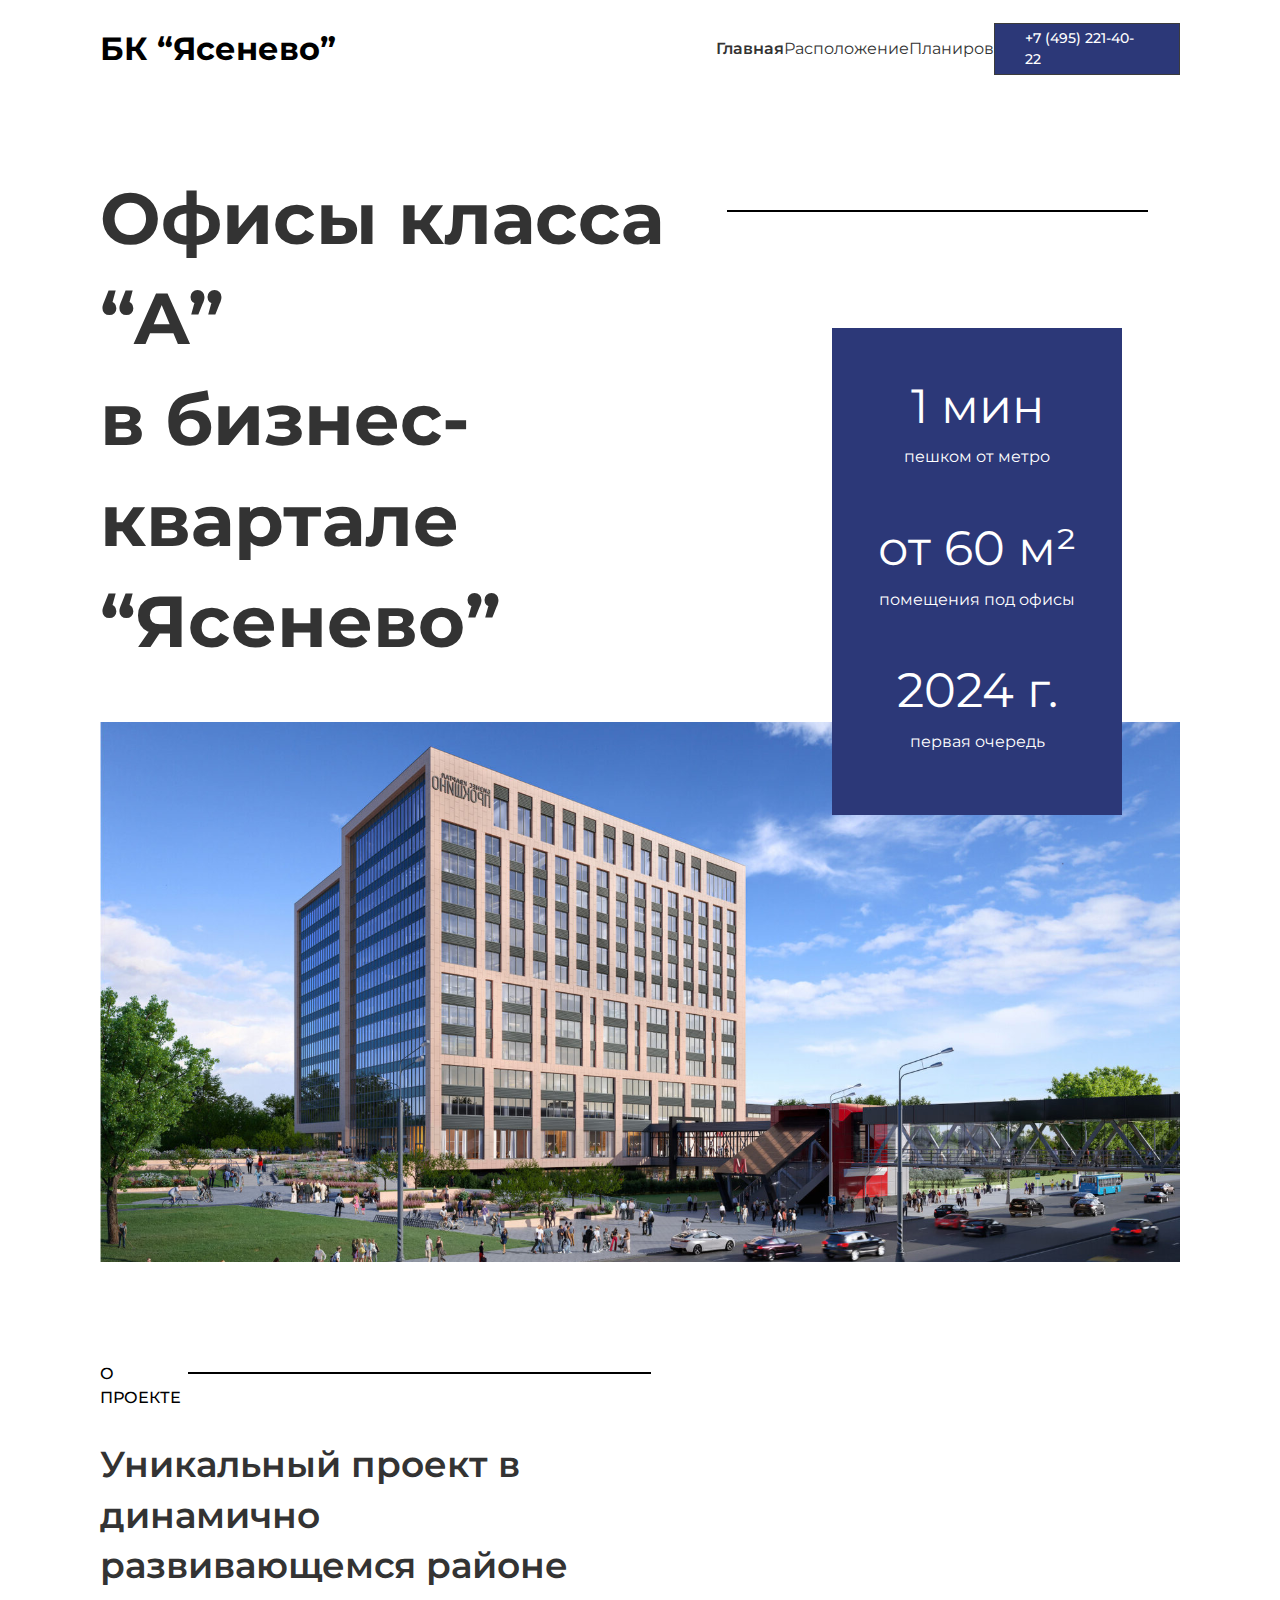
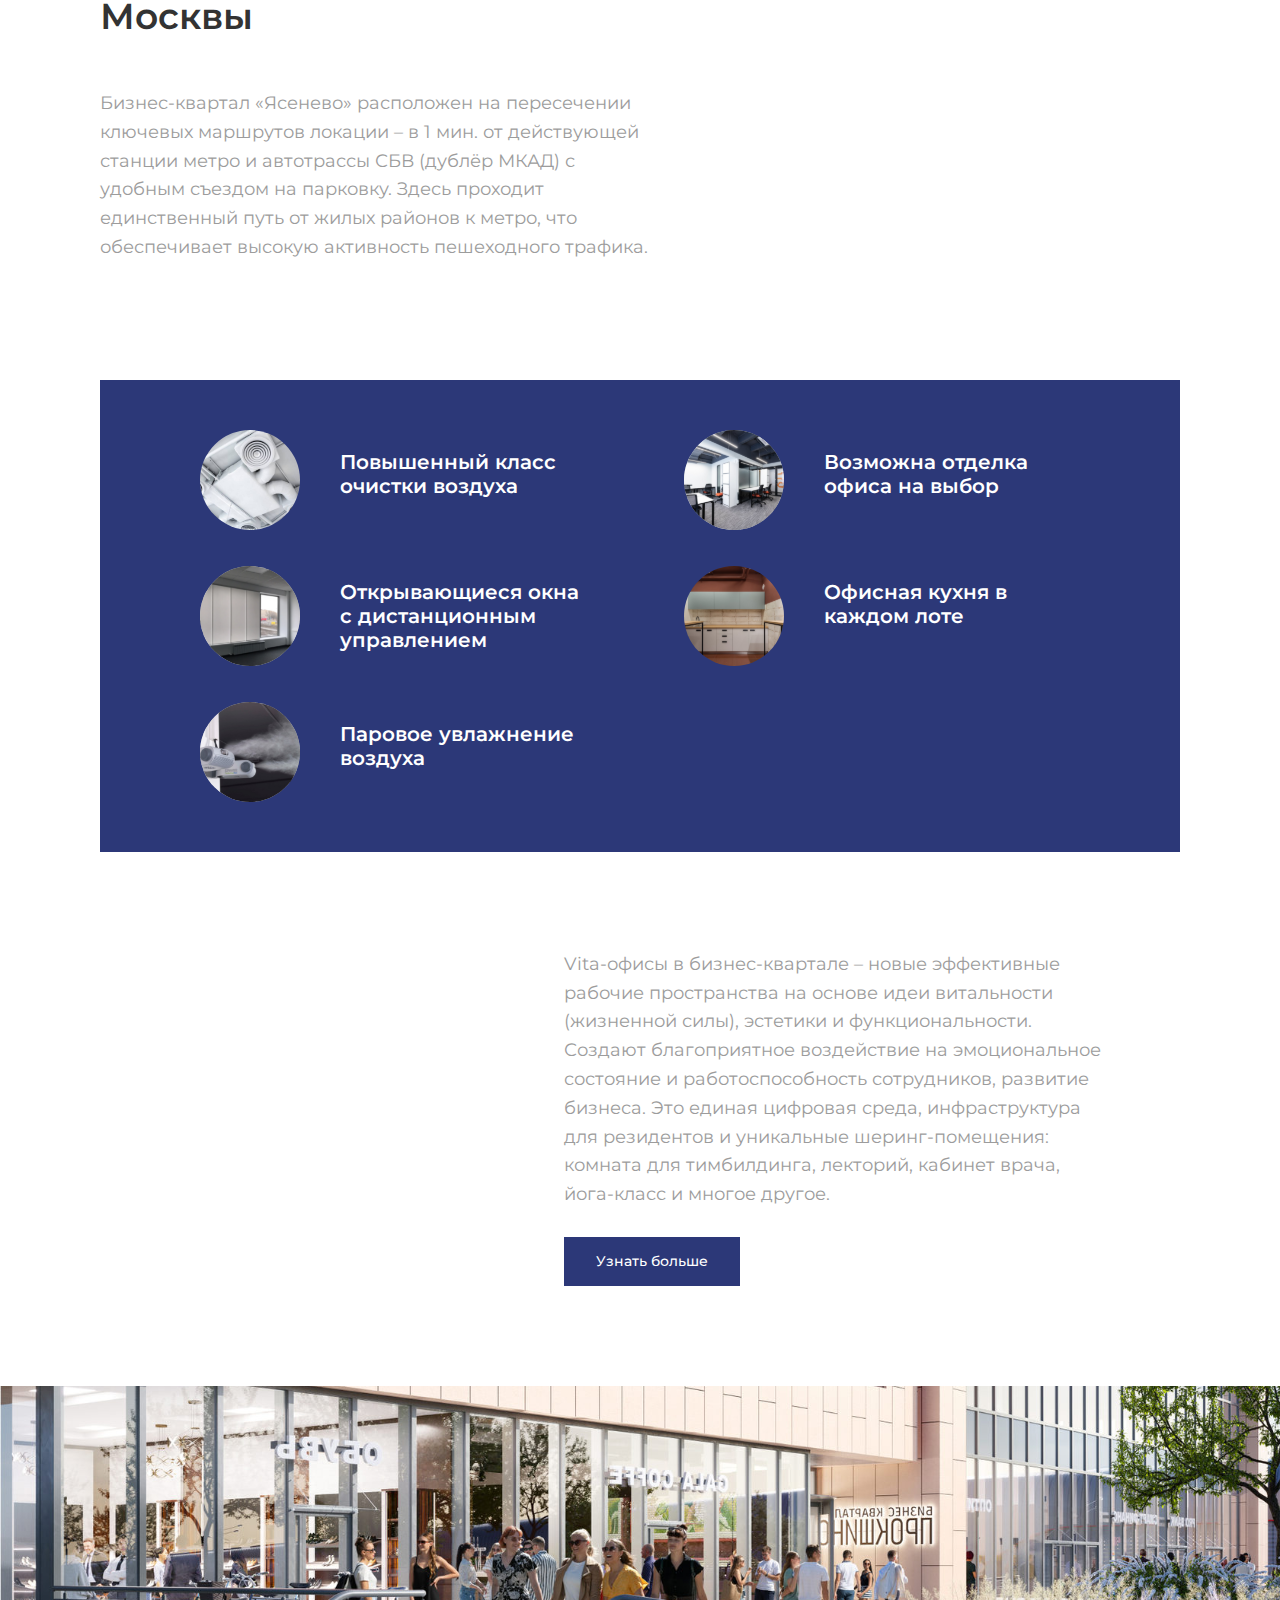
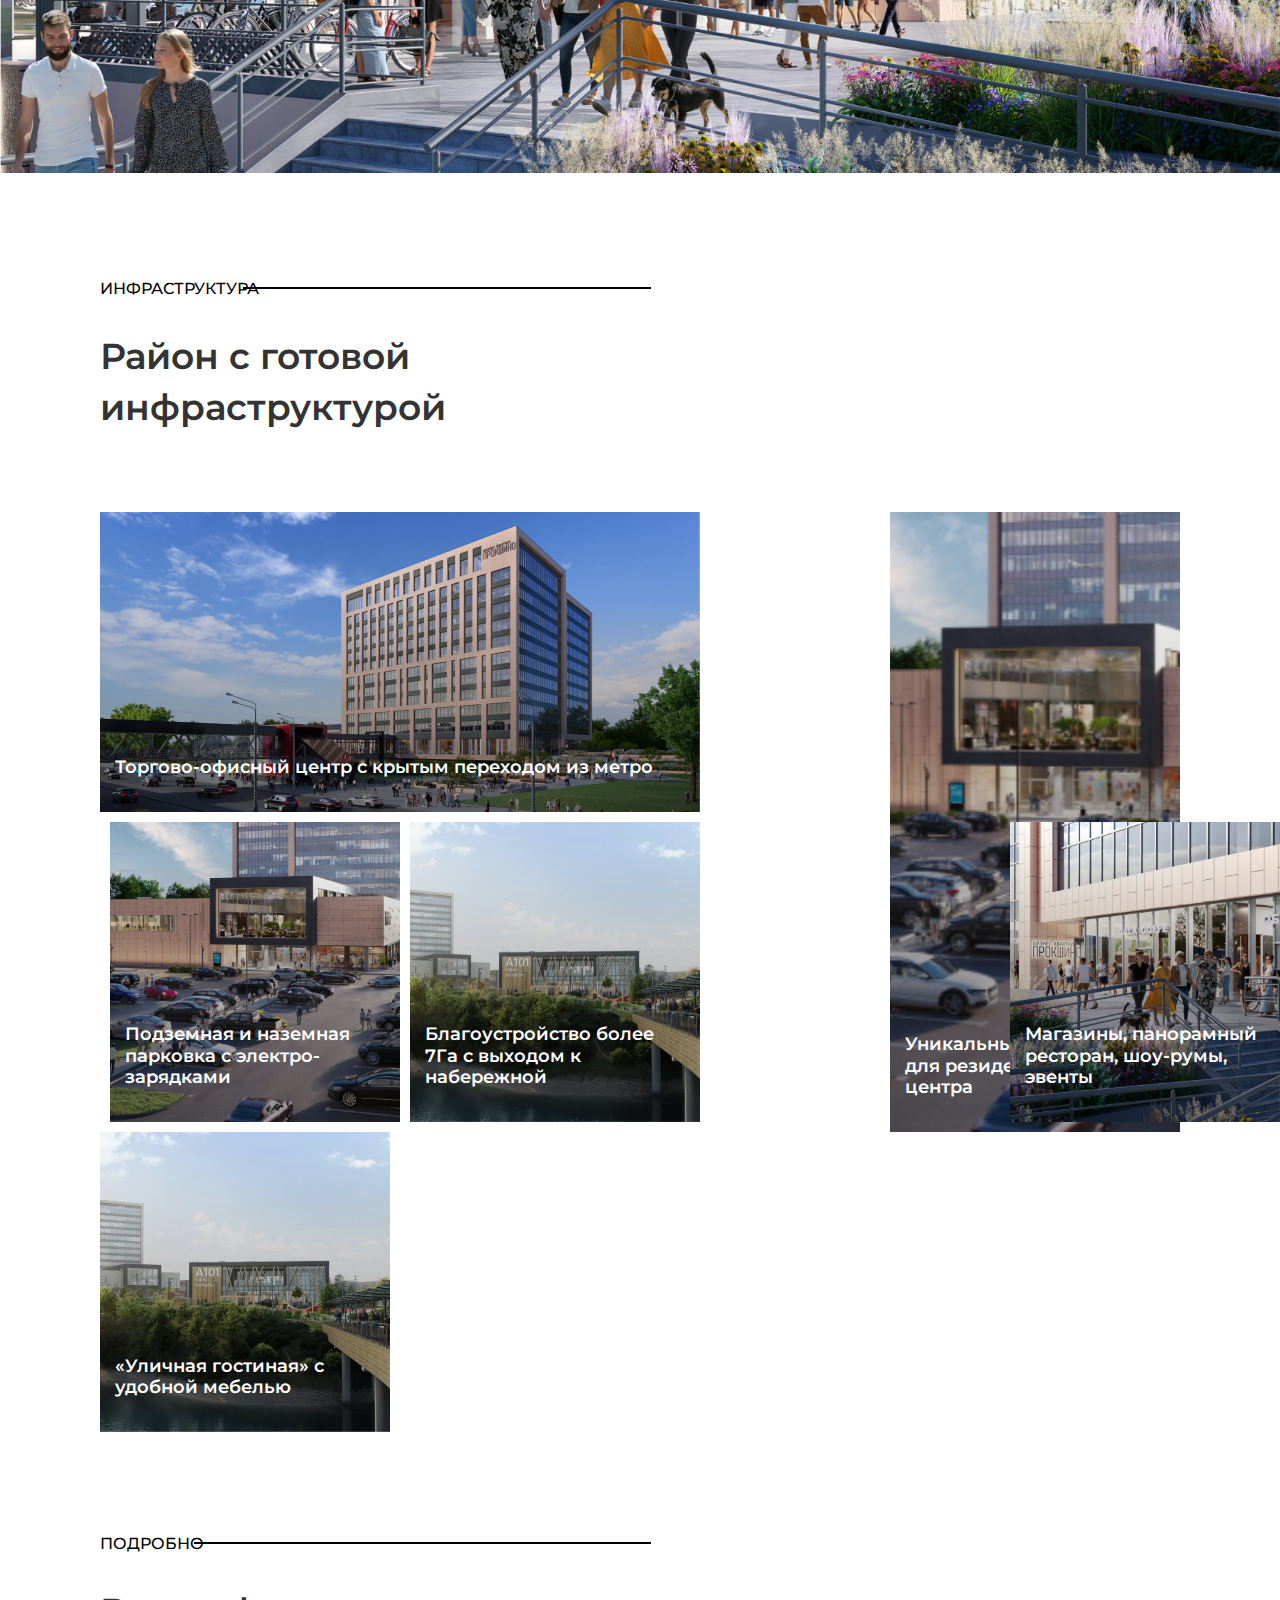
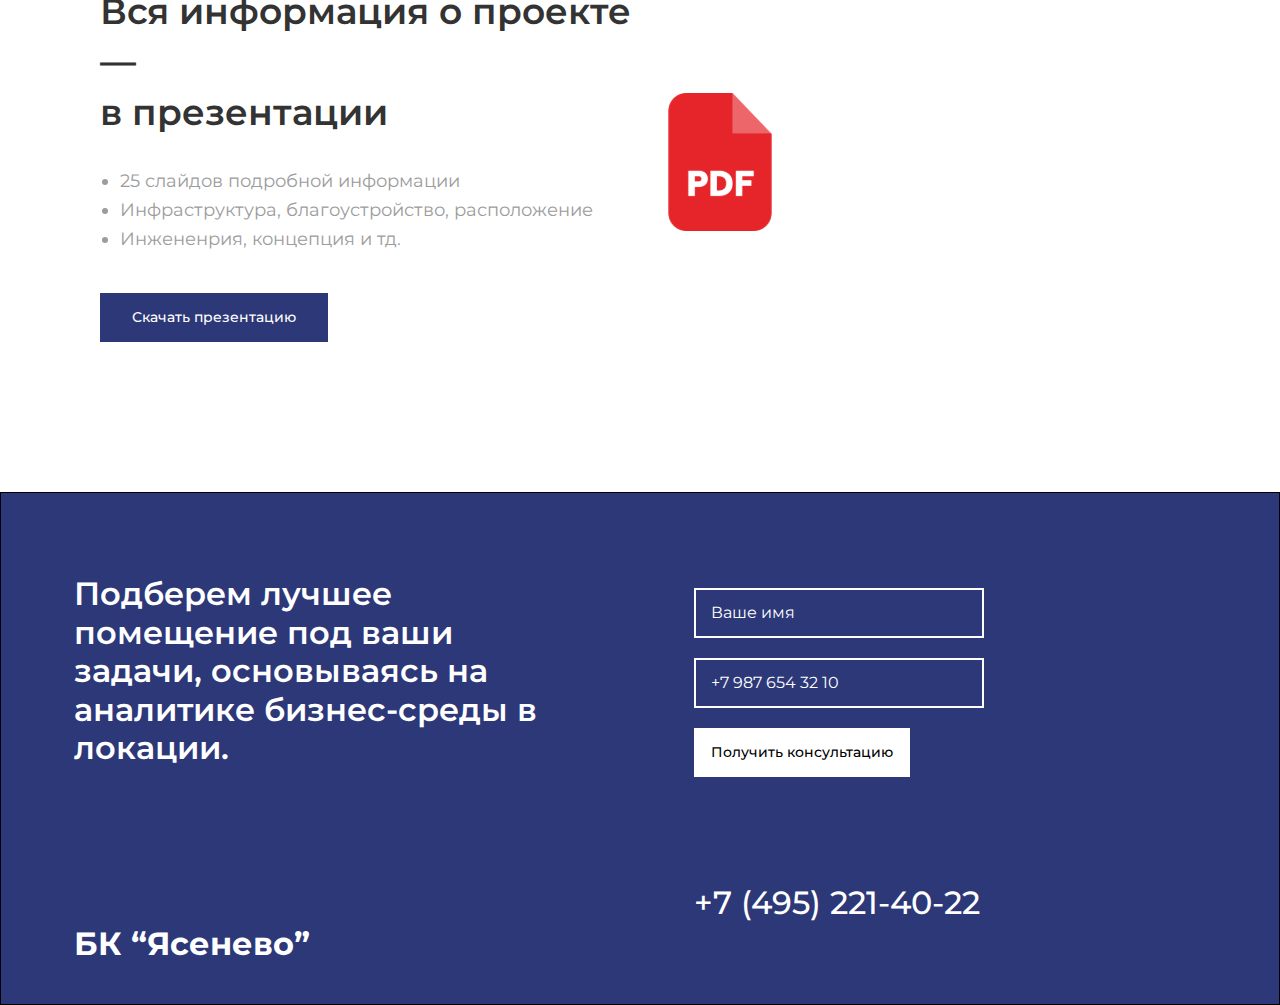
<file: index.html>
<!DOCTYPE html>
<html lang="ru">
<head>
    <meta charset="UTF-8">
    <meta name="viewport" content="width=device-width, initial-scale=1.0">
    <link rel="stylesheet" href="./css/style.css">
    <title>БК "Ясенево"</title>
</head>

<body>
    <header>
        <div class="logo">
            <a href="./index.html" class="logolink">
                <p class="logotext">БК “Ясенево”</p>
            </a>
        </div>

        <div class="list-num">
            <nav>
                <ul class="list">
                        <li class="itemmain">
                            <a href="./index.html" class="linknav">Главная</a>
                        </li>

                        <li class="itemplace">
                            <a href="./place.html" class="linknav">Расположение</a>
                        </li>

                        <li class="itemplan">
                            <a href="./plan.html" class="linknav">Планировки</a>
                        </li>
                    </a>
                </ul>
            </nav>

            <div class="divnum">
                <p class="num">+7 (495) 221-40-22</p>
            </div>
        </div>
    </header>

    <main>
        <section class="index">
            <h1 class="h1-index">
                Офисы класса “А” <br>
                в бизнес-квартале <br>
                “Ясенево”
            </h1>

            <div class="line1"></div>

            <div class="inf">
                <div class="element-inf">
                    <p class="el-text-large">1 мин</p>
                    <p class="el-text-small">пешком от метро</p>
                </div>

                <div class="element-inf">
                    <p class="el-text-large">от 60 м²</p>
                    <p class="el-text-small">помещения под офисы</p>
                </div>

                <div class="element-inf">
                    <p class="el-text-large">2024 г.</p>
                    <p class="el-text-small">первая очередь</p>
                </div>
            </div>

            <img class="img1" src="./img/index/img1.svg" alt="img1">
        </section>

        <sectoin class="block1">
            <div class="divtext1-block1">
                <p class="p-top-block1">О проекте</p>

                <div class="line2"></div>

                <h2 class="h2-block1">Уникальный проект в динамично <br> развивающемся районе Москвы</h2>

                <p class="text-block1">Бизнес-квартал «Ясенево» расположен на пересечении ключевых маршрутов локации – в 1 мин. от действующей станции метро и автотрассы СБВ (дублёр МКАД) с удобным съездом на парковку. Здесь проходит единственный путь от жилых районов к метро, что обеспечивает высокую активность пешеходного трафика.</p>
            </div>

            <div class="discr">
                <div class="element-discr">
                    <img src="./img/index/img2.svg" alt="img2" class="img-discr">
                    <p class="p-discr">Повышенный класс очистки воздуха</p>
                </div>
                
                <div class="element-discr">
                    <img src="./img/index/img5.svg" alt="img5" class="img-discr">
                    <p class="p-discr">Возможна отделка офиса на выбор</p>
                </div>
                
                <div class="element-discr">
                    <img src="./img/index/img3.svg" alt="img3" class="img-discr">
                    <p class="p-discr">Открывающиеся окна с дистанционным управлением</p>
                </div>

                <div class="element-discr">
                    <img src="./img/index/img6.svg" alt="img6" class="img-discr">
                    <p class="p-discr">Офисная кухня в каждом лоте</p>
                </div>
                
                <div class="element-discr">
                    <img src="./img/index/img4.svg" alt="img4" class="img-discr">
                    <p class="p-discr">Паровое увлажнение воздуха</p>
                </div>
            </div>

            <div class="divtext2-block1">
                <p class="text-block1">Vita-офисы в бизнес-квартале – новые эффективные рабочие пространства на основе идеи витальности 
                    (жизненной силы), эстетики и функциональности. Создают благоприятное воздействие на эмоциональное состояние и работоспособность 
                    сотрудников, развитие бизнеса. Это единая цифровая среда, инфраструктура для резидентов и уникальные шеринг-помещения: комната 
                    для тимбилдинга, лекторий, кабинет врача, йога-класс и многое другое.</p>

                <a href="#" class="link-button-block1">
                    <button class="but-block1">Узнать больше</button>
                </a>
            </div>
        </sectoin>

        <img src="./img/index/img7.svg" alt="img7" class="img7">

        <section class="block2">
            <div class="divtext1-block2">
                <p class="p-top-block2">Инфраструктура</p>

                <div class="line3"></div>

                <h2 class="h2-block2">Район с готовой инфраструктурой</h2>
            </div>

            <div class="divcards">
                <div class="card1">
                    <p class="p-card">Торгово-офисный центр с крытым переходом из метро</p>
                </div>

                <div class="card2">
                    <p class="p-card">Уникальные пространства для резидентов бизнес центра</p>
                </div>

                <div class="card3">
                    <p class="p-card">«Уличная гостиная» с удобной мебелью</p>
                </div>

                <div class="card4">
                    <p class="p-card">Подземная и наземная парковка с электро-зарядками</p>
                </div>

                <div class="card5">
                    <p class="p-card">Благоустройство более 7Га с выходом к набережной</p>
                </div>

                <div class="card6">
                    <p class="p-card">Магазины, панорамный ресторан, шоу-румы, эвенты</p>
                </div>
            </div>
        </section>

        <section class="block3">
            <div class="divtext1-block3">
                <p class="p-top-block3">Подробно</p>

                <div class="line4"></div>

                <h2 class="h2-block3">Вся информация о проекте — <br>в презентации</h2>

                <div class="divlist-block3">
                    <ul class="list-block3">
                        <li class="item-block3">25 слайдов подробной информации</li>

                        <li class="item-block3">Инфраструктура, благоустройство, расположение</li>

                        <li class="item-block3">Инжененрия, концепция и тд.</li>
                    </ul>
                </div>
                
                <div class="divlink-block3">
                    <a href="#" class="link-button-block3">
                        <button class="but-block3">Скачать презентацию</button>
                    </a>
                </div>
            </div>

            <img src="./img/index/img8.svg" alt="img8" class="img8">
        </section>
    </main>

    <footer>
        <div class="leftblock">
            <p class="p-foot">Подберем лучшее помещение под ваши задачи, основываясь на аналитике бизнес-среды в локации.</p>

            <div class="logo-foot">
                <p class="textlogo-foot">БК “Ясенево”</p>
            </div>
        </div>

        <div class="rightblock">
            <input class="blank-name" type="text" placeholder="Ваше имя">

            <input class="blank-tel" type="tel" placeholder="+7 987 654 32 10">

            <a href="#" class="link-button-foot">
                    <button class="but-foot">Получить консультацию</button>
                </a>

            <p class="num-foot">+7 (495) 221-40-22</p>
        </div>
        </div>
    </footer>

</body>
</html>
</file>
<file: css/style.css>
@import url('https://fonts.googleapis.com/css2?family=Montserrat:wght@400;500;600;700&display=swap');

body {
    width: 100%;
    margin: 0;
}

header {
    /* border: 1px solid black; */
    display: flex;
    justify-content: space-between;
    align-items: center;
    padding: 20px 100px;
}

.logo {
    /* border: 1px solid black; */
    justify-self: start;
}

.logotext {
    /* border: 1px solid black;   */
    margin: 0;
    color: var(--grayscale-black, #000);
    font-feature-settings: 'clig' off, 'liga' off;
    font-family: Montserrat;
    font-size: 31.93px;
    font-style: normal;
    font-weight: 700;
    line-height: 170%; /* 54.281px */
}

.logolink {
    text-decoration: none;
}

.list-num {
    /* border: 1px solid black; */
    width: 43%;
    display: flex;
    flex-wrap: nowrap;
    align-items: center;
    justify-content: space-between;

}

nav {
    /* border: 1px solid black; */
    width: 60%;

}

.list {
    /* border: 1px solid black; */
    list-style: none;
    padding: 0;
    display: flex;
    justify-content: space-between;
    align-items: center;
}

.linknav {
    text-decoration: none;
    color: #333;
}

.itemplace, .itemplan {
    /* border: 1px solid black; */
    color: var(--grayscale-50, #333);
    /* Montserrat/Regular/16 */
    font-family: Montserrat;
    font-size: 16px;
    font-style: normal;
    font-weight: 400;
    line-height: 160%; /* 25.6px */
}

.itemmain {
    /* border: 1px solid black; */
    color: var(--grayscale-50, #333);
    /* Montserrat/SemiBold/16 */
    font-family: Montserrat;
    font-size: 16px;
    font-style: normal;
    font-weight: 600;
    line-height: 140%; /* 22.4px */
}

.divnum {
    height: 30px;
    padding: 10px 30px;
    display: flex;
    align-items: center;
    border: 1px solid #3C3C3C;
    background: #2C3878;;
}

.num {
    /* border: 1px solid black; */
    color: #FFF;
    /* Montserrat/Medium/14 */
    font-family: Montserrat;
    font-size: 14px;
    font-style: normal;
    font-weight: 500;
    line-height: 150%; /* 21px */
}

.index {
    /* border: 1px solid black; */
    display: flex;
    justify-content: space-between;
    flex-wrap: wrap;
    padding: 70px 100px 100px 100px;
    position: relative;
}

.h1-index {
    /* border: 1px solid black; */
    width: 60%;
    color: #333;
    font-family: Montserrat;
    font-size: 72px;
    font-style: normal;
    font-weight: 700;
    line-height: 140%; /* 100.8px */
    margin: 0;
    margin-bottom: 50px;
}

.line1 {
    width: 39%;
    height: 2px;
    background-color: #000;
    position: relative;
    top: 42px;
    right: 32px;
}

.inf {
    background: #2C3878;
    width: 250px;
    display: flex;
    flex-wrap: wrap;
    justify-content: center;
    align-items: center;
    padding: 20px;
    padding-top: 40px;
    position: absolute;
    left: 65%;
    top: 230px;
}

.element-inf {
    /* border: 1px solid rgb(255, 255, 255); */
    width: 100%;
    margin-bottom: 40px;
}

.el-text-large {
    color: #FFF;
    font-family: Montserrat;
    font-size: 48px;
    font-style: normal;
    font-weight: 400;
    line-height: 160%; /* 76.8px */
    text-align: center;
    margin: 0;
}

.el-text-small {
    color: #FFF;
    font-family: Montserrat;
    font-size: 16px;
    font-style: normal;
    font-weight: 400;
    line-height: 160%; /* 25.6px */
    text-align: center;
    margin: 0;
}

.img1 {
    width: 100%;
}

.block1 {
    /* border: 1px solid black; */
    display: flex;
    flex-wrap: wrap;
    padding: 0px 100px 100px 100px;
}

.divtext1-block1 {
    /* border: 1px solid black; */
    width: 51%;
    display: flex;
    flex-wrap: wrap;
    justify-content: space-between;
    margin-bottom: 100px;
}

.p-top-block1, .p-top-block2, .p-top-block3 {
    /* border: 1px solid black; */
    width: 15%;
    color: #000;
    font-family: Montserrat;
    font-size: 16px;
    font-style: normal;
    font-weight: 500;
    line-height: 150%; /* 24px */
    text-transform: uppercase;
    margin: 0;
}

.line2 {
    /* border: 1px solid black; */
    height: 2px;
    width: 84%;
    background-color: #000;
    margin-top: 10px;
}

.h2-block1, .h2-block2, .h2-block3 {
    /* border: 1px solid black; */
    color: #333;
    font-family: Montserrat;
    font-size: 36px;
    font-style: normal;
    font-weight: 600;
    line-height: 140%; /* 50.4px */
    width: 100%;  
}

.text-block1 {
    /* border: 1px solid black; */
    color: #9C9C9C;
    font-family: Montserrat;
    font-size: 18px;
    font-style: normal;
    font-weight: 400;
    line-height: 160%; /* 28.8px */
}

.discr {
    width: 100%;
    background-color: #2C3878;
    display: flex;
    flex-wrap: wrap;
    justify-content: space-between;
    padding: 50px 100px 20px 100px;
    margin-bottom: 80px;
}

.element-discr {
    width: 45%;
    display: flex;
    margin-bottom: 30px;
}

.img-discr {
    width: 100px;
}

.p-discr {
    width: 70%;
    color: #FFF;
    font-family: Montserrat;
    font-size: 20px;
    font-style: normal;
    font-weight: 600;
    line-height: 120%; /* 24px */
    margin-left: 40px;
}

.divtext2-block1 {
    /* border: 1px solid black; */
    width: 50%;
    margin-left: 43%;
}

.link-button-block1, .link-button-block3 {
    text-decoration: none;
}

.but-block1, .but-block3 {
    color: #FFF;
    font-family: Montserrat;
    font-size: 14px;
    font-style: normal;
    font-weight: 500;
    line-height: 150%; /* 21px */
    padding: 14px 32px;
    background: #2C3878;
    margin-top: 10px;
    border: none;
}

.img7 {
    width: 100%;
}

.block2 {
    /* border: 1px solid black; */
    display: flex;
    flex-wrap: wrap;
    padding: 100px 100px 100px 100px;
}

.divtext1-block2 {
    /* border: 1px solid black; */
    width: 51%;
    display: flex;
    flex-wrap: wrap;
    justify-content: space-between;
    margin-bottom: 50px;
}

.line3 {
    /* border: 1px solid black; */
    height: 2px;
    width: 74%;
    background-color: #000;
    margin-top: 10px;
}

.divcards {
    width: 1200px;
    display: flex;
    flex-wrap: wrap;
    justify-content: space-between;
    align-content: center;
    position: relative;
    margin: auto;


}

.card1 {
    background-image: url(../img/index/gallery1.png);
    background-position: center;
    background-repeat: no-repeat;
    background-size: cover;
    width: 600px;
    height: 300px;
    display: flex;
    align-items: end;
}

.card2 {
    background-image: url(../img/index/gallery2.png);
    background-position: center;
    background-repeat: no-repeat;
    background-size: cover;
    width: 290px;
    height: 620px;
    display: flex;
    align-items: end;
}

.card3 {
    background-image: url(../img/index/gallery3.png);
    background-position: center;
    background-repeat: no-repeat;
    background-size: cover;
    width: 290px;
    height: 300px;
    display: flex;
    align-items: end;
}

.card4 {
    background-image: url(../img/index/card4.svg);
    background-position: center;
    background-repeat: no-repeat;
    background-size: cover;
    width: 290px;
    height: 300px;
    position: absolute;
    top: 310px;
    left: 10px;
    display: flex;
    align-items: end;
}

.card5 {
    background-image: url(../img/index/card5.svg);
    background-position: center;
    background-repeat: no-repeat;
    background-size: cover;
    width: 290px;
    height: 300px;
    position: absolute;
    top: 310px;
    left: 310px;
    display: flex;
    align-items: end;

}

.card6 {
    background-image: url(../img/index/card6.svg);
    background-position: center;
    background-repeat: no-repeat;
    background-size: cover;
    width: 290px;
    height: 300px;
    position: absolute;
    top: 310px;
    left: 910px;
    display: flex;
    align-items: end;
}

.p-card {
    color: #FFF;
    font-family: Montserrat;
    font-size: 18px;
    font-style: normal;
    font-weight: 600;
    line-height: 120%; /* 21.6px */
    padding: 15px 15px;
}

.block3 {
    /* border: 1px solid black; */
    display: flex;
    flex-wrap: wrap;
    align-items: center;
    padding: 0px 100px 100px 100px;
}

.divtext1-block3 {
    /* border: 1px solid black; */
    width: 51%;
    display: flex;
    flex-wrap: wrap;
    justify-content: space-between;
    margin-bottom: 50px;
}

.line4 {
    /* border: 1px solid black; */
    height: 2px;
    width: 83%;
    background-color: #000;
    margin-top: 10px;
}

.divlist-block3 {
    margin: 0px 0px 30px 20px;

}

.list-block3 {
    margin: 0;
    padding: 0;
}

.item-block3 {
    color: #9C9C9C;
    font-family: Montserrat;
    font-size: 18px;
    font-style: normal;
    font-weight: 400;
    line-height: 160%; /* 28.8px */
}

.divlink-block3 {
    width: 100%;
}


footer {
    border: 1px solid black;
    background-color: #2C3878;
    display: flex;
    justify-content: space-around;
    padding: 50px 0px 0px 0px;
}

.leftblock {
    width: 37%;
}

.p-foot {
    color: #FFF;
    font-family: Montserrat;
    font-size: 32px;
    font-style: normal;
    font-weight: 600;
    line-height: 120%; /* 38.4px */
    margin-bottom: 150px;
    }

.textlogo-foot {
    color: #FFF;
    font-feature-settings: 'clig' off, 'liga' off;
    font-family: Montserrat;
    font-size: 32px;
    font-style: normal;
    font-weight: 700;
    line-height: 170%; /* 54.4px */
}

.rightblock {
    width: 40%;
    padding-top: 45px;
    display: flex;
    flex-direction: column;
}

.blank-name, .blank-tel {
    width: 50%;
    border: 2px solid white;
    color: #ffffff;
    font-family: Montserrat;
    font-size: 16px;
    font-style: normal;
    font-weight: 400;
    line-height: 160%; /* 25.6px */
    background-color: transparent;
    padding: 10px 15px;
    margin-bottom: 20px;
}

.blank-name::-webkit-input-placeholder {color:#ffffff;}
.blank-tel::-webkit-input-placeholder {color:#ffffff;}

.but-foot {
    color: #000;
    font-family: Montserrat;
    font-size: 14px;
    font-style: normal;
    font-weight: 500;
    line-height: 150%; /* 21px */
    background: #FFF;
    padding: 14px 17px;
    border: none;
    margin-bottom: 70px;
}

.num-foot {
    color: #FFF;
    font-family: Montserrat;
    font-size: 32px;
    font-style: normal;
    font-weight: 500;
    line-height: 150%; /* 48px */
}
</file>
